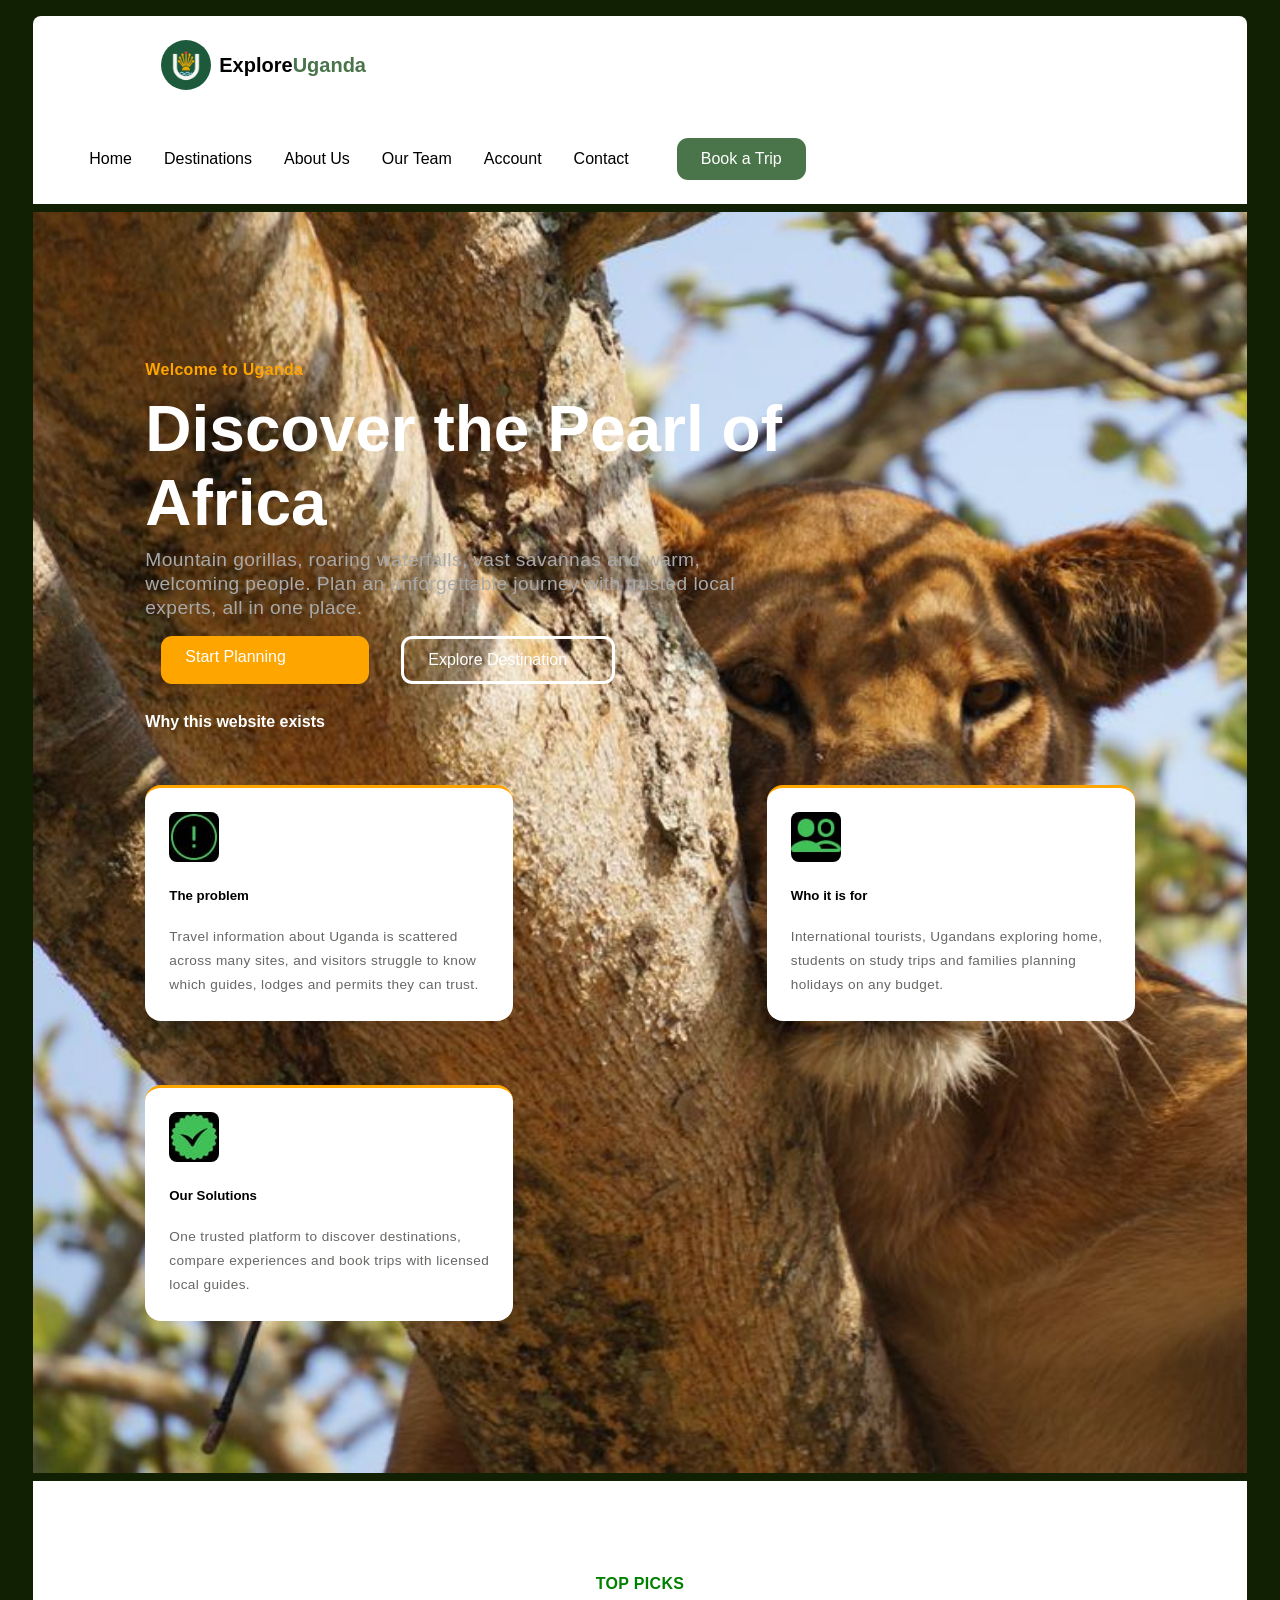
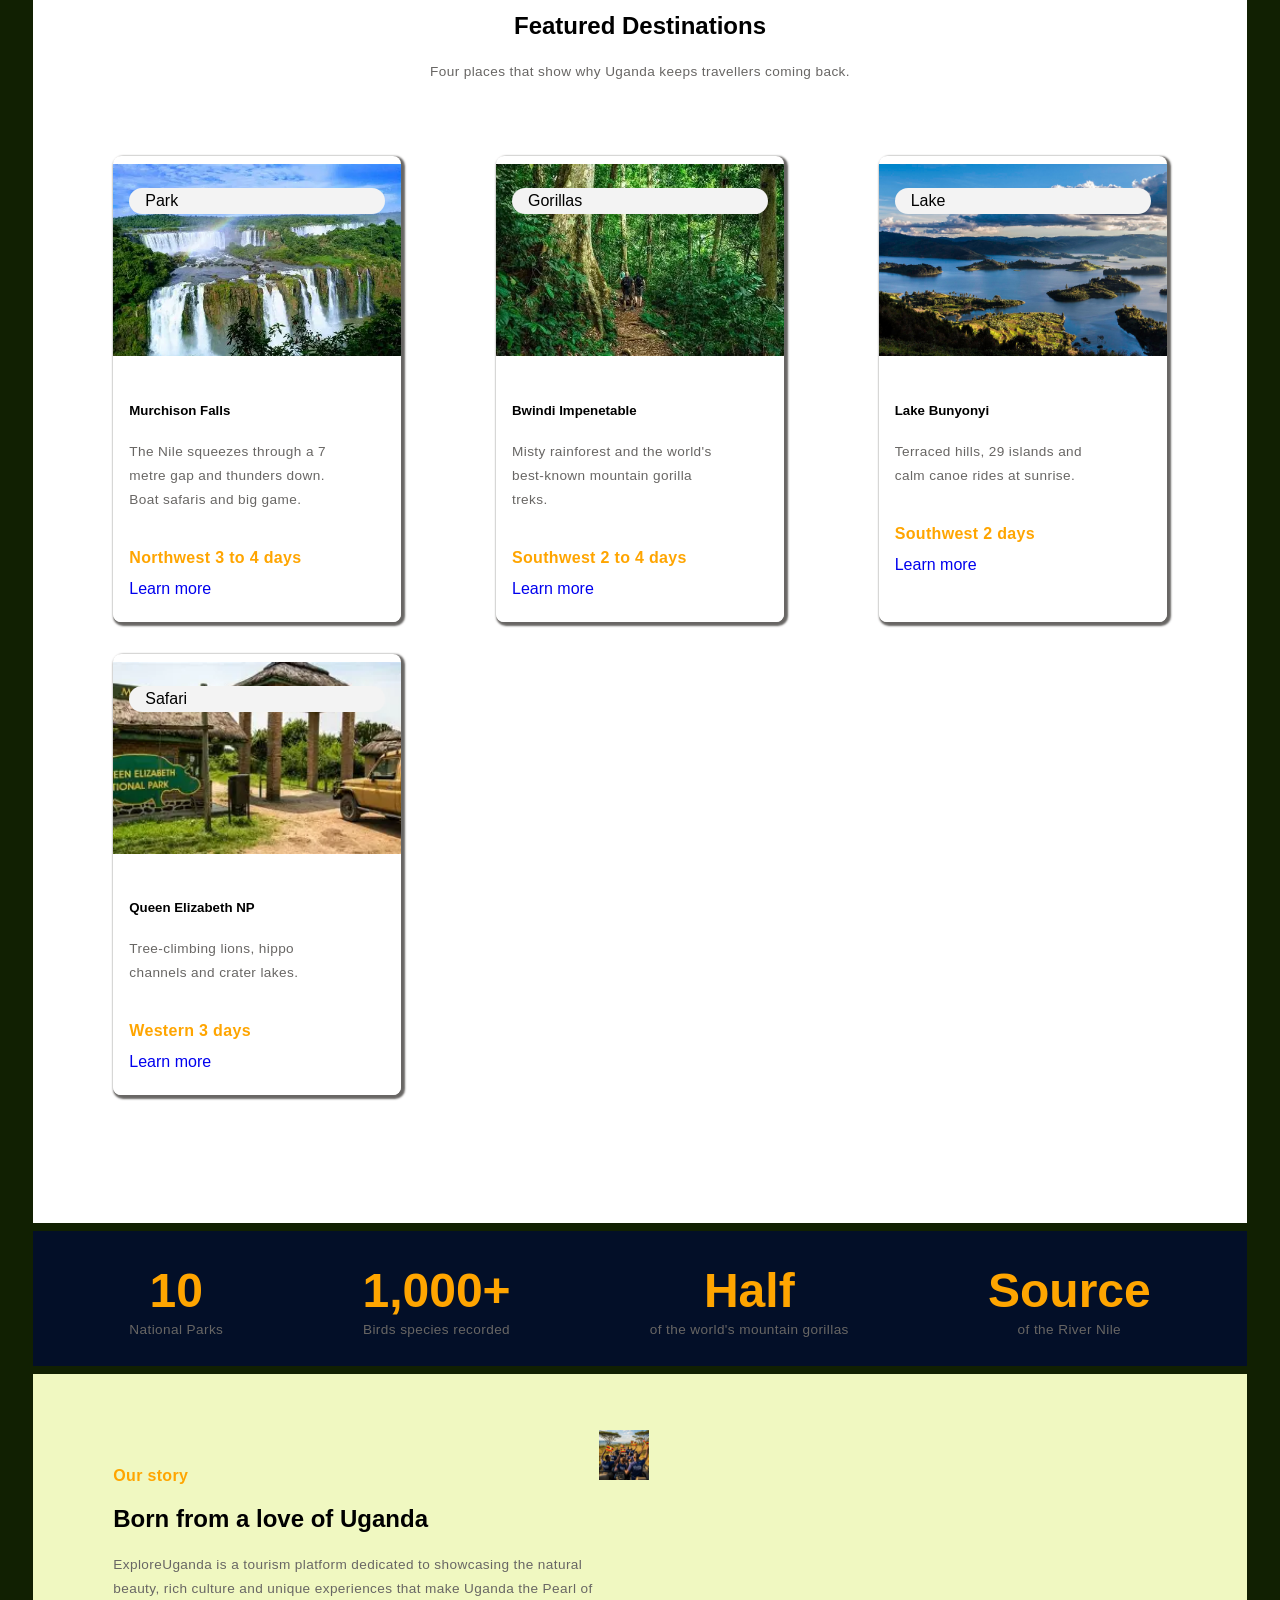
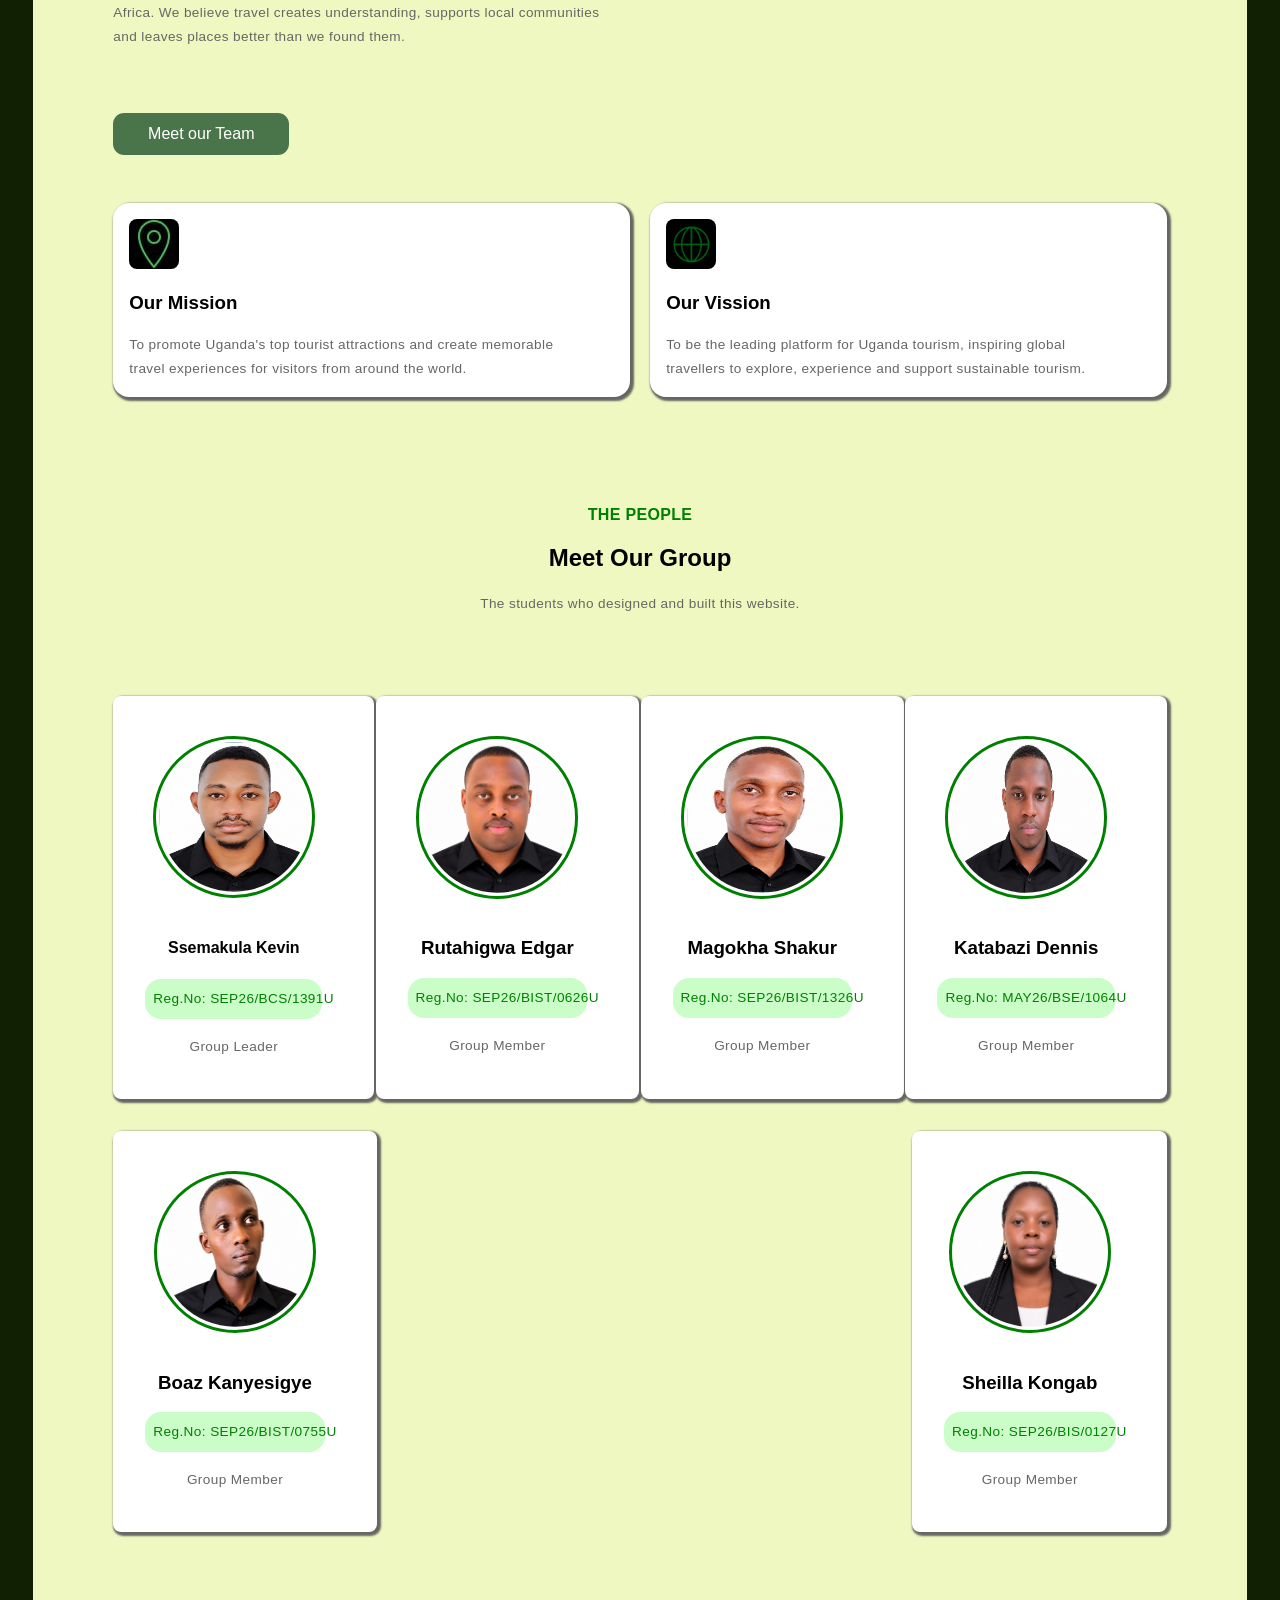
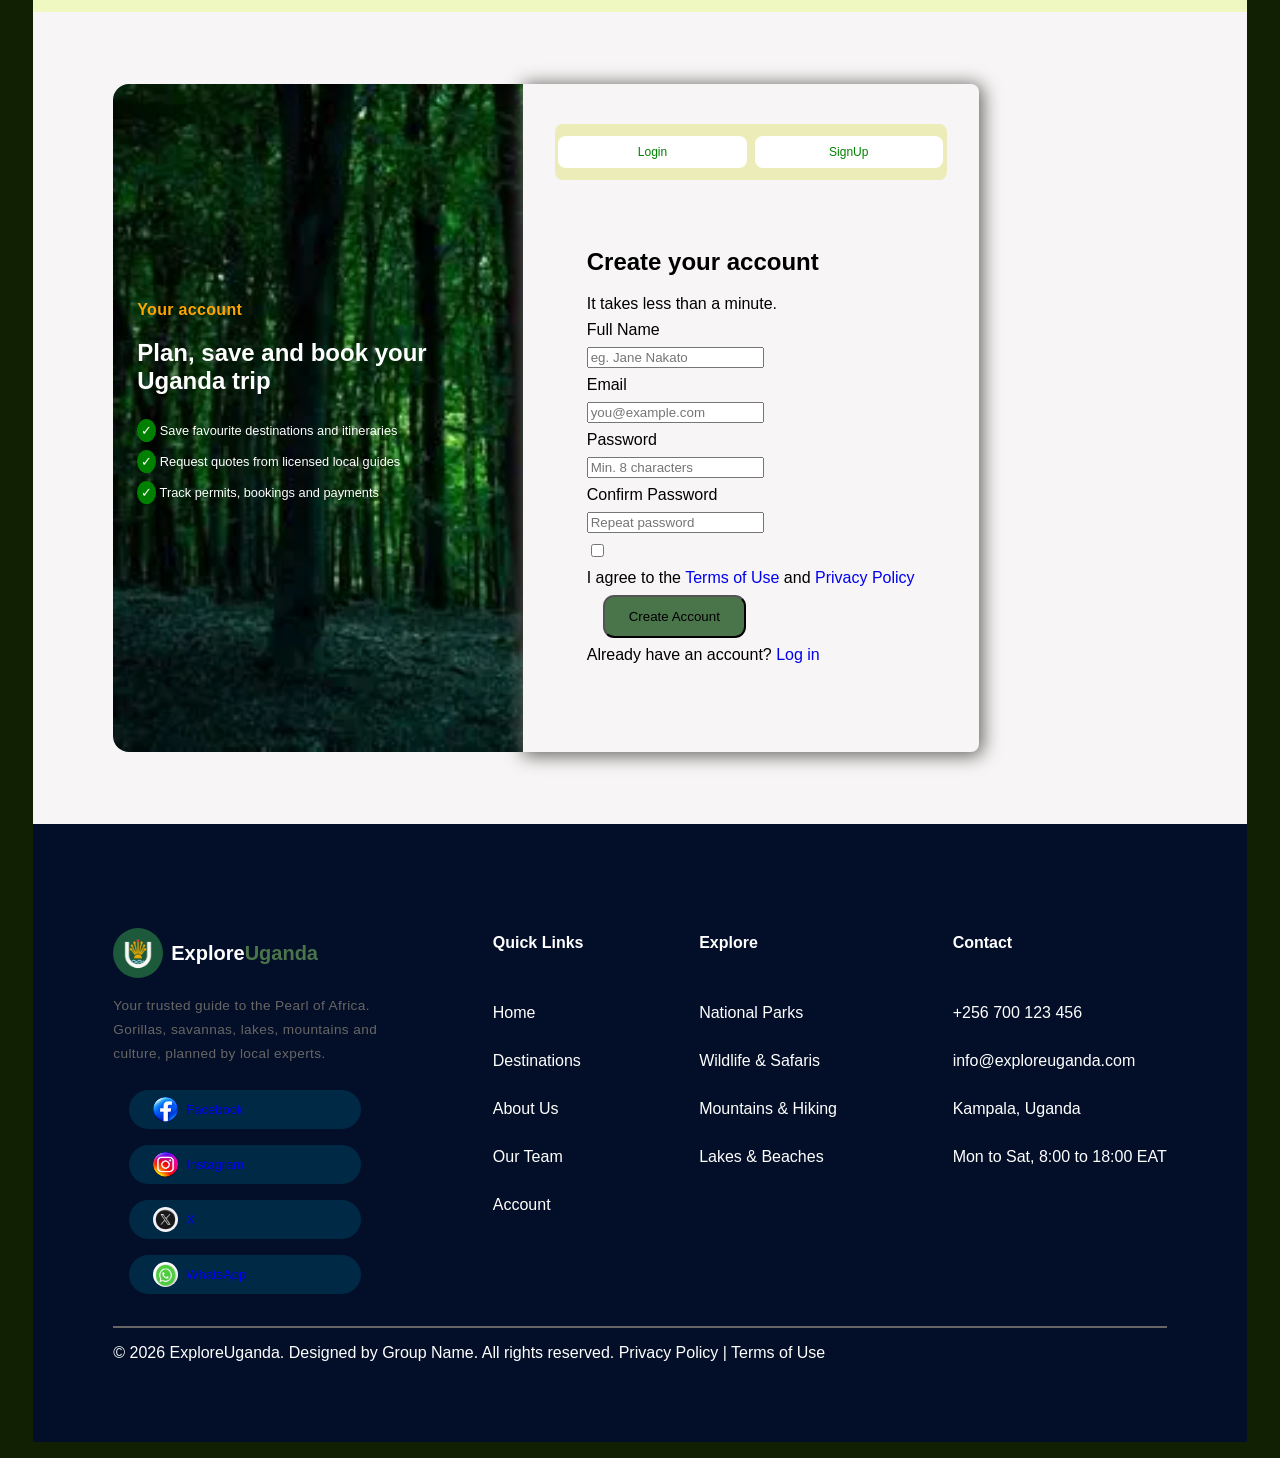
<file: index.html>
<!DOCTYPE html>
<html lang="en">
<head>
    <meta charset="UTF-8">
    <meta name="viewport" content="width=device-width, initial-scale=1.0">
    <link rel="stylesheet" href="style.css">
    <link rel="icon" href="images/icon.jpeg">
    <title>ExploreUganda</title>

</head>

<body>
    <!--A container of all elements in the body element-->
    <div class="allBodyElemets">
        <!--Header section begins here-->
        <header>
            <nav class="nav">
                <div class="NavTop">
                    <div class="Brand">
                        <img src="images/icon.jpeg" class="BrandLogo" width="50" height="50">
                        <span class="BrandName">
                            Explore<span>Uganda</span>
                        </span>
                    </div>

                    <input type="checkbox" class="toggle" id="toggle">
                    <label for="toggle" class="menuToggle">
                        <span class="firstMenu">
                            <img src="images/menu.png" class="IconImage">
                        </span>
                        <span class="SecondMenu IconImage">
                            <img src="images/close.png">
                        </span>
                    </label>
                </div>

                <ul class="NavList">
                    <li><a href="#homeSection">Home</a></li>
                    <li><a href="#destinationSection">Destinations</a></li>
                    <li><a href="#aboutUsSecion">About Us</a></li>
                    <li><a href="#ourTeamSection">Our Team</a></li>
                    <li><a href="#accountSection">Account</a></li>    
                    <li><a href="#contactSection">Contact</a></li>    
                    <li class="Button"><a href="#accountSection">Book a Trip</a></li>    
                </ul>
            
                
            </nav>
        </header>

        <!--Home section begins here-->
        <section class="homeSection" id="homeSection" >
            <div class="HomeContainer">
                <h6>Welcome to Uganda</h6>
                <h1>
                    Discover the Pearl of<br>
                    Africa
                </h1>
                <p class="Paragraph Paragraph2">
                    Mountain gorillas, roaring waterfalls, vast savannas and warm,<br>
                    welcoming people. Plan an unforgettable journey with trusted local<br>
                    experts, all in one place.
                </p>
                <div class="HomeButtons">
                    <span class="Button Plan">Start Planning</span>
                    <span class="Button Destination">Explore Destination</span>
                </div>
                <div>
                    <h4>Why this website exists</h4>
                    <div class="HomeCards">
                        <span>
                            <img class="icons" src="images/Problem.png" width="50" height="50">
                            
                            <h5>The problem</h5>
                            
                            <p class="Paragraph">
                                Travel information about Uganda is scattered across many sites, 
                                and visitors struggle to know which guides, lodges and permits 
                                they can trust.
                            </p>
                        </span>
                        <span>
                            <img class="icons" src="images/Users.png" width="50" height="50">
                            <h5>Who it is for</h5>
                            <p class="Paragraph">International tourists, Ugandans exploring home, students on study
                                 trips and families planning holidays on any budget.</p>
                        </span>
                        <span>
                            <img class="icons" src="images/Solution.png" width="50" height="50">
                            <h5>Our Solutions</h5>
                            <p class="Paragraph">
                                One trusted platform to discover destinations, compare experiences
                                and book trips with licensed local guides.
                            </p>
                        </span>
                    </div>
                </div>
            </div>
        </section>

        <!--destinatin section begins here-->
        <section class="destinationSection" id="destinationSection">
            <div class="DestinationContainer">
                <!--Group of headings-->
                <div class="DestinationHeaders">
                    <h6>TOP PICKS</h6>
                    <h2>Featured Destinations</h2>
                    <p class="Paragraph">Four places that show why Uganda keeps travellers coming back.</p>
                </div>
                
                <!--group of cards for destintion cards-->
                <div class="destinationCards">
                    <div class="DestCards">
                        <div class="img Card1">
                            <label>Park</label>
                        </div>
                        <div class="words">
                            <h5>Murchison Falls</h5>
                            <p class="Paragraph">
                                The Nile squeezes through a 7<br>
                                metre gap and thunders down.<br>
                                Boat safaris and big game.
                            </p>
                            <h6>
                                <span>Northwest</span> 3 to 4 days
                            </h6>
                            <a href="#accountSection">Learn more </a>

                        </div>
                    </div>

                    <div class="DestCards">
                        <div class="img Card2">
                            <label>Gorillas</label>
                        </div>
                        <div class="words">
                            <h5>Bwindi Impenetable</h5>
                            <p class="Paragraph">
                                Misty rainforest and the world's<br>
                                best-known mountain gorilla<br>
                                treks.
                            </p>
                            <h6>
                                <span>Southwest</span> 2 to 4 days
                            </h6>
                            <a href="#accountSection">Learn more </a>

                        </div>
                    </div>

                    <div class="DestCards">
                        <div class="img Card3">
                            <label>Lake</label>
                        </div>
                        <div class="words">
                            <h5>Lake Bunyonyi</h5>
                            <p class="Paragraph">
                                Terraced hills, 29 islands and<br>
                                calm canoe rides at sunrise.
                            </p>
                            <h6>
                                <span>Southwest</span> 2 days
                            </h6>
                            <a href="#accountSection">Learn more </a>

                        </div>
                    </div>

                    <div class="DestCards">
                        <div class="img Card4">
                            <label>Safari</label>
                        </div>
                        <div class="words">
                            <h5>Queen Elizabeth NP</h5>
                            <p class="Paragraph">
                                Tree-climbing lions, hippo<br>
                                channels and crater lakes.
                            </p>
                            <h6>
                                <span>Western</span> 3 days
                            </h6>
                            <a href="#accountSection">Learn more </a>

                        </div>
                    </div>

                </div>

                
            </div>
            
            
        </section>
        <!--Destinatin bottom-->
        <div class="DestBottom">
            <span>
                <h1>10</h1>
                <p>National Parks</p>
            </span>

            <span>
                <h1>1,000+</h1>
                <p>Birds species recorded</p>
            </span>

            <span>
                <h1>Half</h1>
                <p>of the world's mountain gorillas</p>
            </span>

            <span>
                <h1>Source</h1>
                <p>of the River Nile</p>
            </span>
            
        
        </div>

        <!--About Us section begins here-->
        <section class="aboutUsSecion" id="aboutUsSecion">
            <div class="About1">
                <span>
                    <h6>Our story</h6>
                    <h2>Born from a love of Uganda</h2>
                    <p class="Paragraph">
                        ExploreUganda is a tourism platform dedicated to showcasing the natural<br>
                        beauty, rich culture and unique experiences that make Uganda the Pearl of<br>
                        Africa. We believe travel creates understanding, supports local communities<br> 
                        and leaves places better than we found them.
                    </p>
                    <label class="Button"><a href="#ourTeamSection">Meet our Team</a></label>
                </span>
                <span>
                    <img src="images/OurStory.jpeg" width="50" height="50">
                    
                </span>
            </div>

            <div class="About2">
                <span>
                    <img class="icons" src="images/Mission.png" width="50" height="50">
                    <h3>Our Mission</h3>
                    <p class="Paragraph">
                        To promote Uganda's top tourist attractions and create memorable<br>
                        travel experiences for visitors from around the world.
                    </p>
                </span>
                
                <span>
                    <img class="icons" src="images/Vision.png" width="50" height="50">
                    <h3>Our Vission</h3>
                    <p class="Paragraph">
                        To be the leading platform for Uganda tourism, inspiring global<br>
                        travellers to explore, experience and support sustainable tourism.
                    </p>
                </span>
            </div>
        </section>  

        <!--Our Team section begins here-->
        <section class="ourTeamSection" id="ourTeamSection">
            <!--Group of headings-->
            <div class="DestinationHeaders">
                <h6>THE PEOPLE</h6>
                <h2>Meet Our Group</h2>
                <p class="Paragraph">The students who designed and built this website.</p>
            </div>
            
            <!--group of cards for Our Team cards-->
            <div class="destinationCards">
                <div class="TeamCards">
                    <div>
                        <img src="images/Kevin.jpeg" width="150" height="150">
                    </div>
                    <div>
                        <h4>Ssemakula Kevin</h4>
                        <label class="Paragraph">Reg.No: SEP26/BCS/1391U</label>
                        <p class="Paragraph">
                            Group Leader
                        </p>
                    </div>
                </div>

                <div class="TeamCards">
                    <div>
                        <img src="images/Edgar.jpeg" width="150" height="150">
                    </div>
                    <div>
                        <h3>Rutahigwa Edgar</h3>
                        <label class="Paragraph">Reg.No: SEP26/BIST/0626U</label>
                        <p class="Paragraph">
                            Group Member
                        </p>
                    </div>
                </div>
                
                <div class="TeamCards">
                    <div>
                        <img src="images/Shaka.jpeg" width="150" height="150">
                    </div>
                    <div>
                        <h3>Magokha Shakur</h3>
                        <label class="Paragraph">Reg.No: SEP26/BIST/1326U</label>
                        <p class="Paragraph">
                            Group Member
                        </p>
                    </div>
                </div>

                <div class="TeamCards">
                    <div>
                        <img src="images/Denis.jpeg" width="150" height="150">
                    </div>
                    <div>
                        <h3>Katabazi Dennis</h3>
                        <label class="Paragraph">Reg.No: MAY26/BSE/1064U</label>
                        <p class="Paragraph">
                            Group Member
                        </p>
                    </div>
                </div>

                <div class="TeamCards">
                    <div>
                        <img src="images/Kanye.jpeg" width="150" height="150">
                    </div>
                    <div>
                        <h3>Boaz Kanyesigye</h3>
                        <label class="Paragraph">Reg.No: SEP26/BIST/0755U</label>
                        <p class="Paragraph">
                            Group Member
                        </p>
                    </div>
                </div>

                <div class="TeamCards">
                    <div>
                        <img src="images/Sheilla.jpeg" width="150" height="150">
                    </div>
                    <div>
                        <h3>Sheilla Kongab</h3>
                        <label class="Paragraph">Reg.No: SEP26/BIS/0127U</label>
                        <p class="Paragraph">
                            Group Member
                        </p>
                    </div>
                </div>
            </div>

        </section>  


        <!--Account section begins here-->
        <section class="accountSection" id="accountSection">
           <div class="YourAccount">
                <h6>Your account</h6>
                <h2>
                    Plan, save and book your<br>
                    Uganda trip
                </h2>
                <ul class="Tick">
                    <li><span>✓</span> Save favourite destinations and itineraries</li>
                    <li><span>✓</span> Request quotes from licensed local guides </li>
                    <li><span>✓</span> Track permits, bookings and payments</li>
                </ul>
           </div>
           
            <div class="form">
                <form>
                    
                    <input type="radio" name="auth"  id="SignUp" checked>
                    <input type="radio" name="auth" id="login">
                        
                    <div class="Buttons4">
                        <label class="ButLog" for="login"><a href="#accountSection">Login</a></label>
                        <label class="ButSign" for="SignUp"><a href="#accountSection">SignUp</a></label>
                    </div>
                    <div class="Views">
                        <div id="SignUpView" class="SignUpView">
                            <h2>Create your account</h2>
                            <p>It takes less than a minute.</p>

                            <label class="FormLabel">
                                Full Name
                            </label>
                            <input class="FormInput" type="text" placeholder="eg. Jane Nakato" required>

                            <label class="FormLabel">
                                Email
                            </label>
                            <input class="FormInput" type="email" placeholder="you@example.com" required>

                            <div class="PasswordFields">
                                <div>
                                    <label for="Password" class="FormLabel">Password</label>
                                    <input class="FormInput" type="password" id="Password" minlength="8" placeholder="Min. 8 characters" required>
                                </div>

                                <div>
                                    <label for="confirm-password" class="FormLabel">Confirm Password</label>
                                    <input class="FormInput" type="password" id="confirm-password" minlength="8" placeholder="Repeat password" required>
                                </div>

                                <div class="Terms">
                                    <input type="checkbox">
                                    <label>
                                        I agree to the <span><a href="#contactSection">Terms of Use</a></span> and
                                        <span><a href="#contactSection">Privacy Policy</a></span>
                                    </label>
                                </div>

                                <button type="submit" class="Button">Create Account</button>

                                <p>Already have an account? <a href="#accountSection">Log in</a></p>
                            </div>
                        </div>

                        <div id="LoginView">
                            <h2>Welcom back</h2>
                            <p>log in to continue planning your trip.</p>

                            <label class="FormLabel">
                                Username or Email
                            </label>
                            <input class="FormInput" type="email" placeholder="you@example.com" required>

        
                            <div>
                                <label for="Password" class="FormLabel">Password</label>
                                <input class="FormInput" type="password" id="Password" minlength="8" placeholder="Min. 8 characters" required>
                            </div>

                            <button type="submit" class="Button">Log In</button>

                            <p>Don't have an account? <a href="#accountSection">Create one</a></p>
                        
                        </div>
                    </div>
                </form>
            </div>

        </section>


        <!--Contact section begins here-->
        <section class="contactSection" id="contactSection">
            <div class="ContactGroup">
                <div class="AllContacts">
                    <!--First Column Explore Uganda-->
                    <div class="cl1">
                        <div class="Brand">
                            <img src="images/icon.jpeg" class="BrandLogo" width="50" height="50">
                            <span class="BrandName">Explore<span>Uganda</span></span>
                        </div>
                        <div class="Paragraph">
                            Your trusted guide to the Pearl of Africa.<br>
                            Gorillas, savannas, lakes, mountains and<br>
                            culture, planned by local experts.
                        </div>
                        <div class="ButtonG">
                            <div class="ButtonC">
                                <img src="images/facebook.png" width="25" height="25">
                                <a href="https://facebook.com"><label>Facebook</label></a>
                            </div>
                            <div class="ButtonC">
                                <img src="images/Instagram.png" width="25" height="25">
                                <label><a href="https://Instagram.com">Instagram</a></label>
                            </div>
                            <div class="ButtonC">
                                <img src="images/X.png.jpeg" width="25" height="25">
                                <label><a href="https://twiter.com">X</a></label>
                            </div>
                            <div class="ButtonC">
                                <img src="images/Whatsapp.png" width="25" height="25">
                                <label><a href="https://WhatsApp.com">WhatsApp</a></label>
                            </div>
                        </div>
                    </div>


                    <!--Second Column Quick links-->
                    <div class="Quick"> 
                      <h4>
                        Quick Links
                      </h4> 
                      <ul>
                        <li><a href="#homeSection">Home</a></li>
                        <li><a href="#destinationSection">Destinations</a></li>
                        <li><a href="#aboutUsSecion">About Us</a></li>
                        <li><a href="#ourTeamSection">Our Team</a></li>
                        <li><a href="#accountSection">Account</a></li>       
                    </ul> 
                    </div>

                    <!--Third Column Explore-->
                    <div class="Quick"> 
                        <h4>
                            Explore
                        </h4> 
                        <ul>
                            <li><a href="#destinationSection">National Parks</a></li>
                            <li><a href="#destinationSection">Wildlife & Safaris</a></li>
                            <li><a href="#destinationSection">Mountains & Hiking</a></li>
                            <li><a href="#destinationSection">Lakes & Beaches</a></li>
                           
                        </ul> 
                    </div>
                    
                    <!--Fourth Column Contact-->
                    <div class="Quick"> 
                        <h4>
                            Contact
                        </h4>
                        <ul>
                            
                            <li>+256 700 123 456</li>
                            <li>info@exploreuganda.com</li>
                            <li>Kampala, Uganda</li>
                            <li>Mon to Sat, 8:00 to 18:00 EAT</li>
                        </ul>
                    </div>

                </div>
            
                <div>
                    <span>
                        © 2026 ExploreUganda. Designed by Group Name. All rights reserved.
                    </span>
                    <span>Privacy Policy | Terms of Use</span>
                </div>
            </div>
        </section>
    </div>

</body>
</html>
</file>
<file: style.css>
:root{
    --Gray :rgb(104, 102, 100);
    --DarkBlue : rgb(3, 15, 40);
}
html{
    scroll-behavior: smooth;
}

body{
    font-family: 'Inter', sans-serif;
    background-color: rgb(17, 32, 2);
    display: flex;
    justify-content: center;
    
    
    
}

.IconImage{
    width: 3rem; 
    height: 3rem;
    margin-right: 1rem;
}
.ProfileImage{
    width: 15rem; 
    height: 15rem;
}

.allBodyElemets{
    width: 96%;

}
h1{
    font-size: 4rem;
    margin-top: 0rem ;
}
h6{
    font-size: 1rem;
    color: orange;
    letter-spacing: 0.02rem;
    margin-bottom: 0.8rem;
}
header{
    width: 100%;
    background-color: rgb(255, 255, 255);
    border-top-left-radius: 0.5rem;
    border-top-right-radius: 0.5rem;
    position: sticky;
    top: 0;
    z-index: 50;
    margin-top: 0rem;
    
}


ul{
    /* Remove the bullets from the un ordered list */
    list-style: none;
}
a{
    text-decoration: none;
}


.nav{
    display: flex;

    flex-wrap: wrap;
    align-items: center;
    /* align the last group on the end/right side*/
    justify-content: space-between;
    padding: 0rem 1rem;
    
}
.NavTop{
    display: flex;
    
    align-items: center;
    /* align the last group on the end/right side*/
    justify-content: space-between;
    padding: 0rem 7rem;
    

}
.Brand{
    display: flex;
    flex-wrap: wrap;
    align-items: center;
    gap: 0.5rem;
    padding: 0.5rem 0rem;
}
.BrandLogo{
    /*Make the Logo circular shape*/
    border-radius: 50%;
}
.BrandName{
    font-weight: bold;
    font-size: 1.25rem;
}
.BrandName span{
    color: rgb(74, 116, 74);
}
.toggle, .SecondMenu{
    display: none;
}
.menuToggle{
    display: flex;
    align-items: center;
    justify-content: space-between;
}
.NavList{
    display: flex;
    gap: 2rem;
    align-items: center;
    flex-wrap: wrap;

}
.NavList a{
    color: black;

}
.Button{
    background-color: rgb(74, 116, 74);
    padding: 0.75rem 1.5rem;
    border-radius: 0.7rem;
    margin: 0.5rem 1rem;
    white-space: nowrap;
    align-items: center;
}
li:hover{
    transform: scale(1.05);
    border-bottom: solid 0.2rem green;
    color: green;
    background-color: aliceblue;
}
.icons{
    background-color: white;
    border-radius: 0.5rem;
}
.Button a{
    color: white;
    
}
.HomeButtons{
    display: flex;
    flex-wrap: wrap;
}
.HomeCards span h5{
    color: black
}
.Plan{
    background-color: orange;
    width: 10rem;
}
.Destination{
    border:solid 0.2rem white;
    color: white;
    background-color: rgba(9, 26, 9,0);
    width: 10rem;
}

.homeSection{
    background-image: url(images/Cheeta.jpeg);
    background-repeat: no-repeat;
    background-size: cover;

    
}
.HomeContainer{
    padding: 7rem;
    /* background: linear-gradient(to right,rgba(2, 25, 51, 1), rgba(0, 0, 0, 0)); */
    color:white;
}
.HomeCards{
    display: flex;
    justify-content: space-between;
    flex-wrap: wrap;
}

.HomeCards span{
    background-color: white;
    border-radius: 1rem;
    padding: 1.5rem;
    border-top: solid 0.2rem orange;
    width: 20rem;
    margin: 2rem 0rem;

}
.HomeCards img{
    border-radius: 0.5rem;
    margin: 0rem;
}
.Paragraph{
    line-height: 1.5rem;
    letter-spacing: 0.025rem;
    font-size: 0.85rem;
    color:var(--Gray);
    margin: 0rem;
}

.Paragraph2{
    line-height: 1.5rem;
    letter-spacing: 0.025rem;
    font-size: 1.2rem;
    color:darkgrey;
    margin: 0rem;
}


.destinationSection{
    display: flex;
    background-color: rgb(255, 255, 255);
    padding: 3rem 5rem;
}
.DestinationContainer{
    width: 100%;
}

.DestinationHeaders{
    text-align: center;
    width: 100%;
}
.DestinationHeaders h6{
    color: green;
}
.destinationCards{
    display: flex;
    flex-wrap: wrap;
    justify-content: space-between;
    padding: 3rem 0rem;
}
.DestCards{
    background-color: rgb(255, 255, 255);
    width: 18rem;
    border-radius: 0.5rem;
    box-shadow: 2px 2px 2px 2px var(--Gray);
    overflow: hidden;
    margin:1rem 0rem;


}
.Card1{
    background-image: url(images/Falls2.webp);
    background-repeat: no-repeat;
    background-size: cover;
    height: 10rem;
    padding: 1rem; 
}
.Card2{
    background-image: url(images/Bwindi-impenetrable.jpeg);
    background-repeat: no-repeat;
    background-size: cover;
    height: 10rem;
    padding: 1rem; 
}
.Card3{
    background-image: url(images/lake.jpeg);
    background-repeat: no-repeat;
    background-size: cover;
    height: 10rem;
    padding: 1rem; 
}
.Card4{
    background-image: url(images/Queen-Elizabeth.jpeg);
    background-repeat: no-repeat;
    background-size: cover;
    height: 10rem;
    padding: 1rem; 
}
.DestCards .words{
    background-color: white;
    padding: 1rem;
    height: 100%;
}
.img label{
    background-color: rgb(243, 243, 243);
    padding: 0.25rem 1rem;
    border-radius: 1.5rem;
}

.DestBottom{
    background-color: var(--DarkBlue);
    display: flex;
    flex-wrap: wrap;
    padding:1.5rem 6rem;
    align-items: center;
    justify-content: space-between;
}
.DestBottom h1{
    color: orange;
    font-size: 3rem;
    margin-bottom: 0rem;
}
.DestBottom p{
    line-height: 1.5rem;
    letter-spacing: 0.025rem;
    font-size: 0.85rem;
    color:var(--Gray);
    margin: 0rem;
}
.DestBottom span{
    text-align: center;
}

.aboutUsSecion{
    background-color: rgb(240, 248, 193);
    padding: 3rem 5rem;
    display: flex;
    flex-wrap: wrap;
}
.About1{
    margin-bottom: 2rem;
    display: flex;
    flex-wrap: wrap;
    justify-content: space-between;
}
.About1 label{
    display: block;
    margin-left: 0rem;
    margin-top: 4rem;
    width: 8rem;
    text-align: center;
}

.About2{
    width: 100%;
    display: flex;
    flex-wrap: wrap;
    justify-content: space-between;
}
.About2 span{
    background-color: white;
    padding: 1rem;
    border-radius: 1rem;
    box-shadow: 2px 2px 2px 2px var(--Gray);
    width: 46%;
}

.ourTeamSection{
    background-color: rgb(240, 248, 193);
    display: flex;
    flex-wrap: wrap;
    justify-content: space-between;
    padding: 0.5rem 5rem;

}
.TeamCards{
    background-color: rgb(255, 255, 255);
    border-radius: 0.5rem;
    box-shadow: 2px 2px 2px 2px var(--Gray);
    overflow: hidden;
    margin:1rem 0rem;
    display: flex;
    justify-content: center;
    flex-direction: column;
    padding: 2rem;
}
.TeamCards div img{
    border: solid 0.2rem green ; 
    padding: 0.2rem; 
    border-radius: 50%; 
}
.TeamCards div{
    width: 90%;
    text-align: center;
}

.TeamCards div label{
    white-space: nowrap;
    background-color: rgba(198, 253, 195, 0.9);
    color: green;
    border-radius: 1rem;
    padding: 0.5rem;
}
.TeamCards div p{
    margin-top: 1rem;
}







.accountSection{
    background-color: rgb(247, 245, 245);
    padding: 4rem 5rem;
    display: flex;
    flex-wrap: wrap;
}
.YourAccount{
    background-image: url(images/SignUp.jpeg);
    background-size: cover;
    background-repeat: no-repeat;
    padding-top: 17%;
    padding-left: 1.5rem;
    padding-bottom: 2rem;
    padding-right: 6rem;
    color: white;
    text-align: left;
    border-top-left-radius: 1rem;
    border-bottom-left-radius: 1rem;
}
.Tick{
    list-style: none;
    padding-left: 0rem;
}
.Tick li{
    padding: 0.5rem 0rem;
    font-size: 0.8rem;
}
.Tick li span{
    padding: 0.25rem;
    border-radius: 50%;
    background-color: green;
}


.form{
    padding: 2rem;
    border-top-right-radius: 0.5rem;
    border-bottom-right-radius: 0.5rem;
    box-shadow: 2px 2px 18px 2px var(--Gray);

}

.Buttons4{
    display: flex;
    flex-direction: row;
    flex-wrap: wrap;
    background-color: rgb(236, 236, 184);
    padding: 0.225rem;
    border-radius: 0.5rem;
    font-size: 0.75rem;
    justify-content: space-between;
}
.Buttons4 a{
    color: green;
    
}
.ButLog{
    display: flex;
    width: 49%;
    height: 2rem;
    background-color:white;
    border-radius: 0.5rem;
    align-items: center;
    justify-content: center;
    
}
.ButSign{
    display: flex;
    width: 49%;
    height: 2rem;
    background-color:white;
    border-radius: 0.5rem;
    align-items: center;
    justify-content: center;
}

#login, #SignUp{
    display: none;
}

#LoginView{
    display: none;
}
.Views{
    display: flex;
    flex-wrap: wrap;
}
#SignUp:checked~ .Views #SignUpView{
    display: block;
}
#SignUp:checked~ .Views #LoginView{
    display: none;
}
#login:checked~ .Views #LoginView{
    display: block;
}
#login:checked~ .Views #SignUpView{
    display: none;
}
.SignUpView{
    display: flex;
    flex-direction: row;
    padding: 2rem;

}
#SignUpView p,h1,label,div,button{
    display: block;
    margin-bottom: 0.5rem;
    margin-top: 0.5rem;
 
}


.LoginView{
    display: flex;
    flex-direction: row;
    padding: 2rem;
    width: 40rem;

}
#LoginView p,h1,label,div,button{
    display: block;
    margin-bottom: 0.5rem;
    margin-top: 0.5rem
}

.contactSection{
    background-color: var(--DarkBlue);
    color:white;
    display: flex;
    padding: 4rem 5rem;

}

.ContactGroup{
    width: 100%;
    display: flex;
    flex-direction :column;
    color:white;
    justify-content: space-between;

    
}

.AllContacts{
    display: flex;
    flex-direction :row;
    flex-wrap: wrap;
    color:white;
    border-bottom: solid 0.15rem var(--Gray);
    justify-content: space-between;
    width: 100%;
}

.Quick a{
    color: white;
}
.Quick{
    display: flex;
    flex-direction: column;

}
.Quick ul{
    padding-left: 0rem;
    line-height: 3rem;

}

Cl1{
    display: flex;
    flex-direction :row;
    flex-wrap: wrap;
    border-bottom: solid 0.2px var(--Gray);
    
}
.ButtonG{
    display: flex;
    flex-direction :column;

    flex-wrap: wrap;
    margin: 1rem 0rem;
}

.ButtonC{
    display: flex;
    gap:0.5rem;
    background-color: rgb(0, 41, 69);
    padding: 0.25rem 1.5rem;
    border-radius: 2rem;
    margin: 0.5rem 1rem;
    white-space: nowrap;
    align-items: center;
    font-size: small;

}
.ButtonC img{
    border-radius: 50%;
}

.menuToggle {
    display: none;
    cursor: pointer;
}

.SecondMenu {
    display: none;
}
img:hover{
    transform: scale(1.05);
}
button:hover{
    transform: scale(1.05);
}
form:hover{
    transform: scale(1.05);
}

a:hover{
    transform: scale(1.05);
}


@media (max-width: 768px) {
    .NavList{
        display: none;
    }

    .NavTop {
        width: 100%;
    }

    .toggle {
        display: none;
    }

    .menuToggle {
        display: block;
    }

    /* Show navigation menu when checked */
    .nav:has(.toggle:checked) .NavList {
        display: block;
    }

    /* Hide hamburger and show close icon */
    .toggle:checked + .menuToggle .firstMenu {
        display: none;
    }

    .toggle:checked + .menuToggle .SecondMenu {
        display: block;
    }

    .Destination,
    .Plan {
        width: 100%;
    }

    h1 {
        font-size: 3rem;
    }
}
</file>
